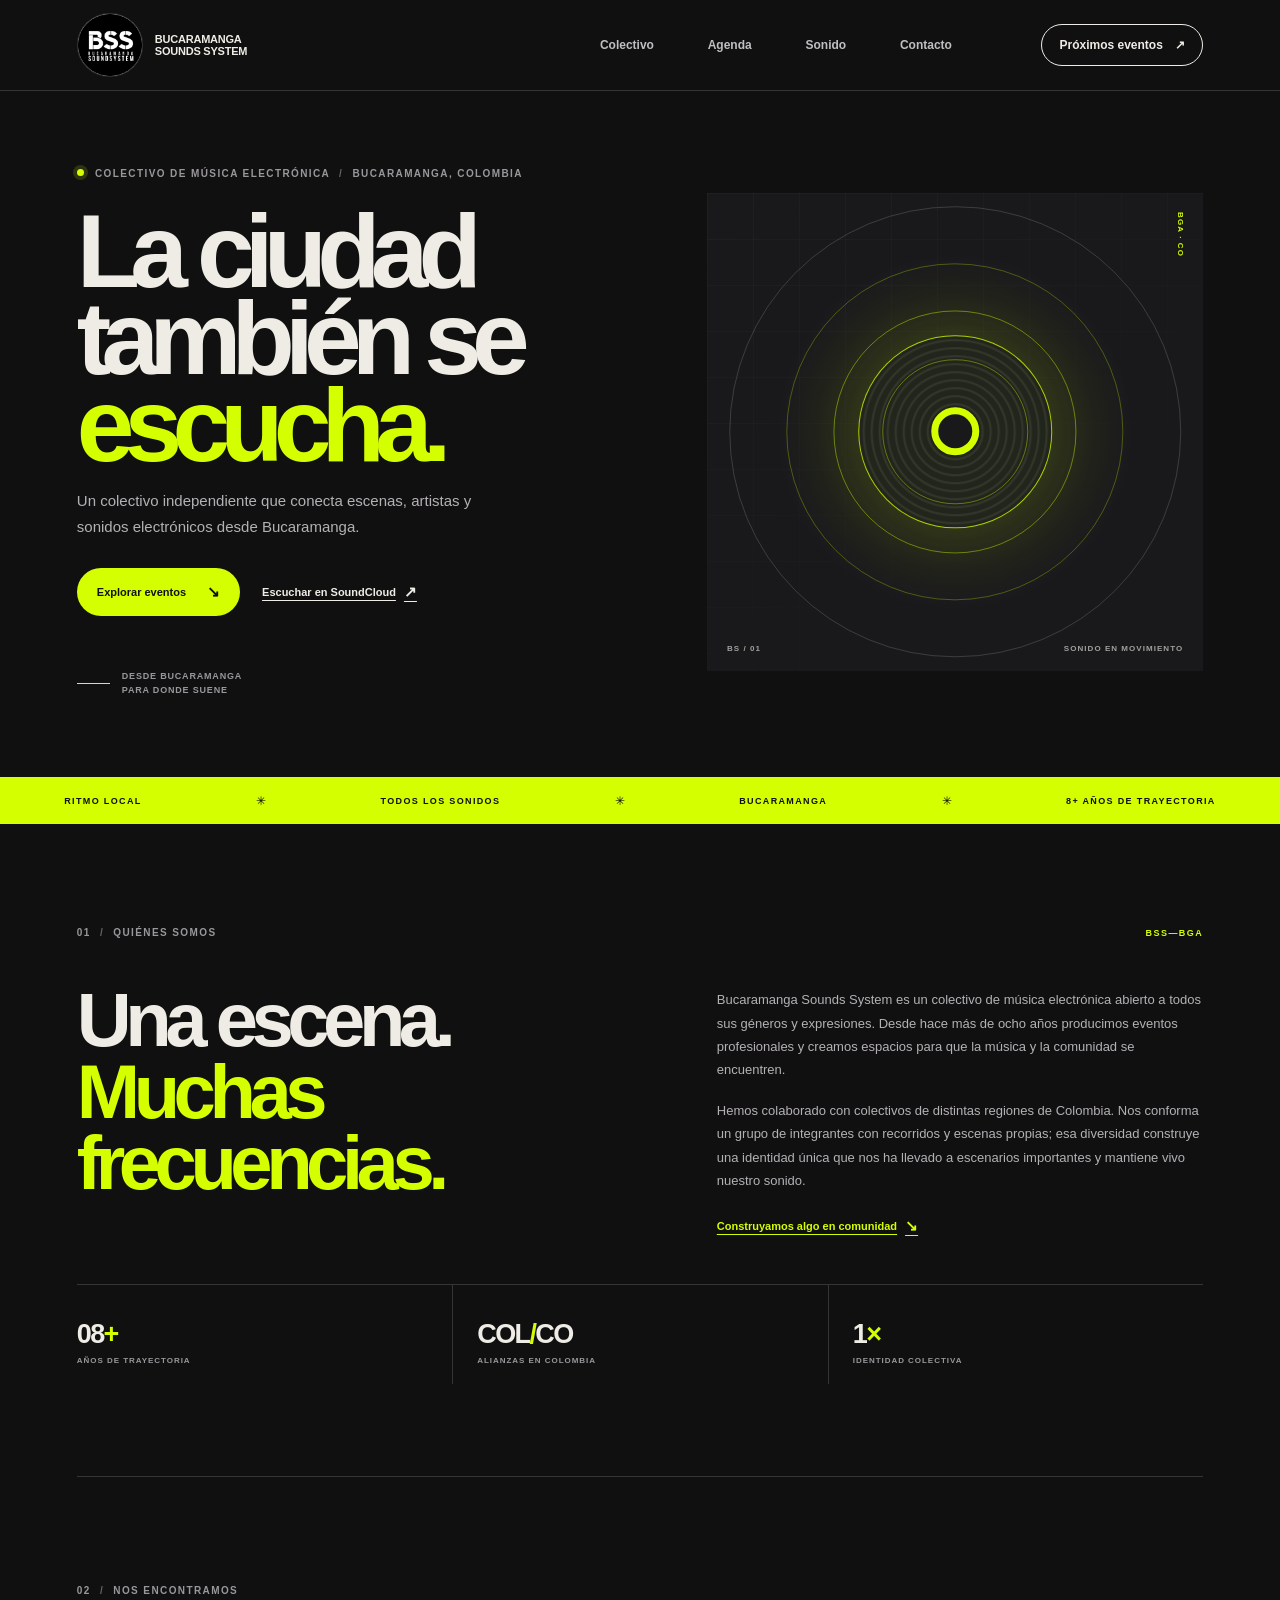
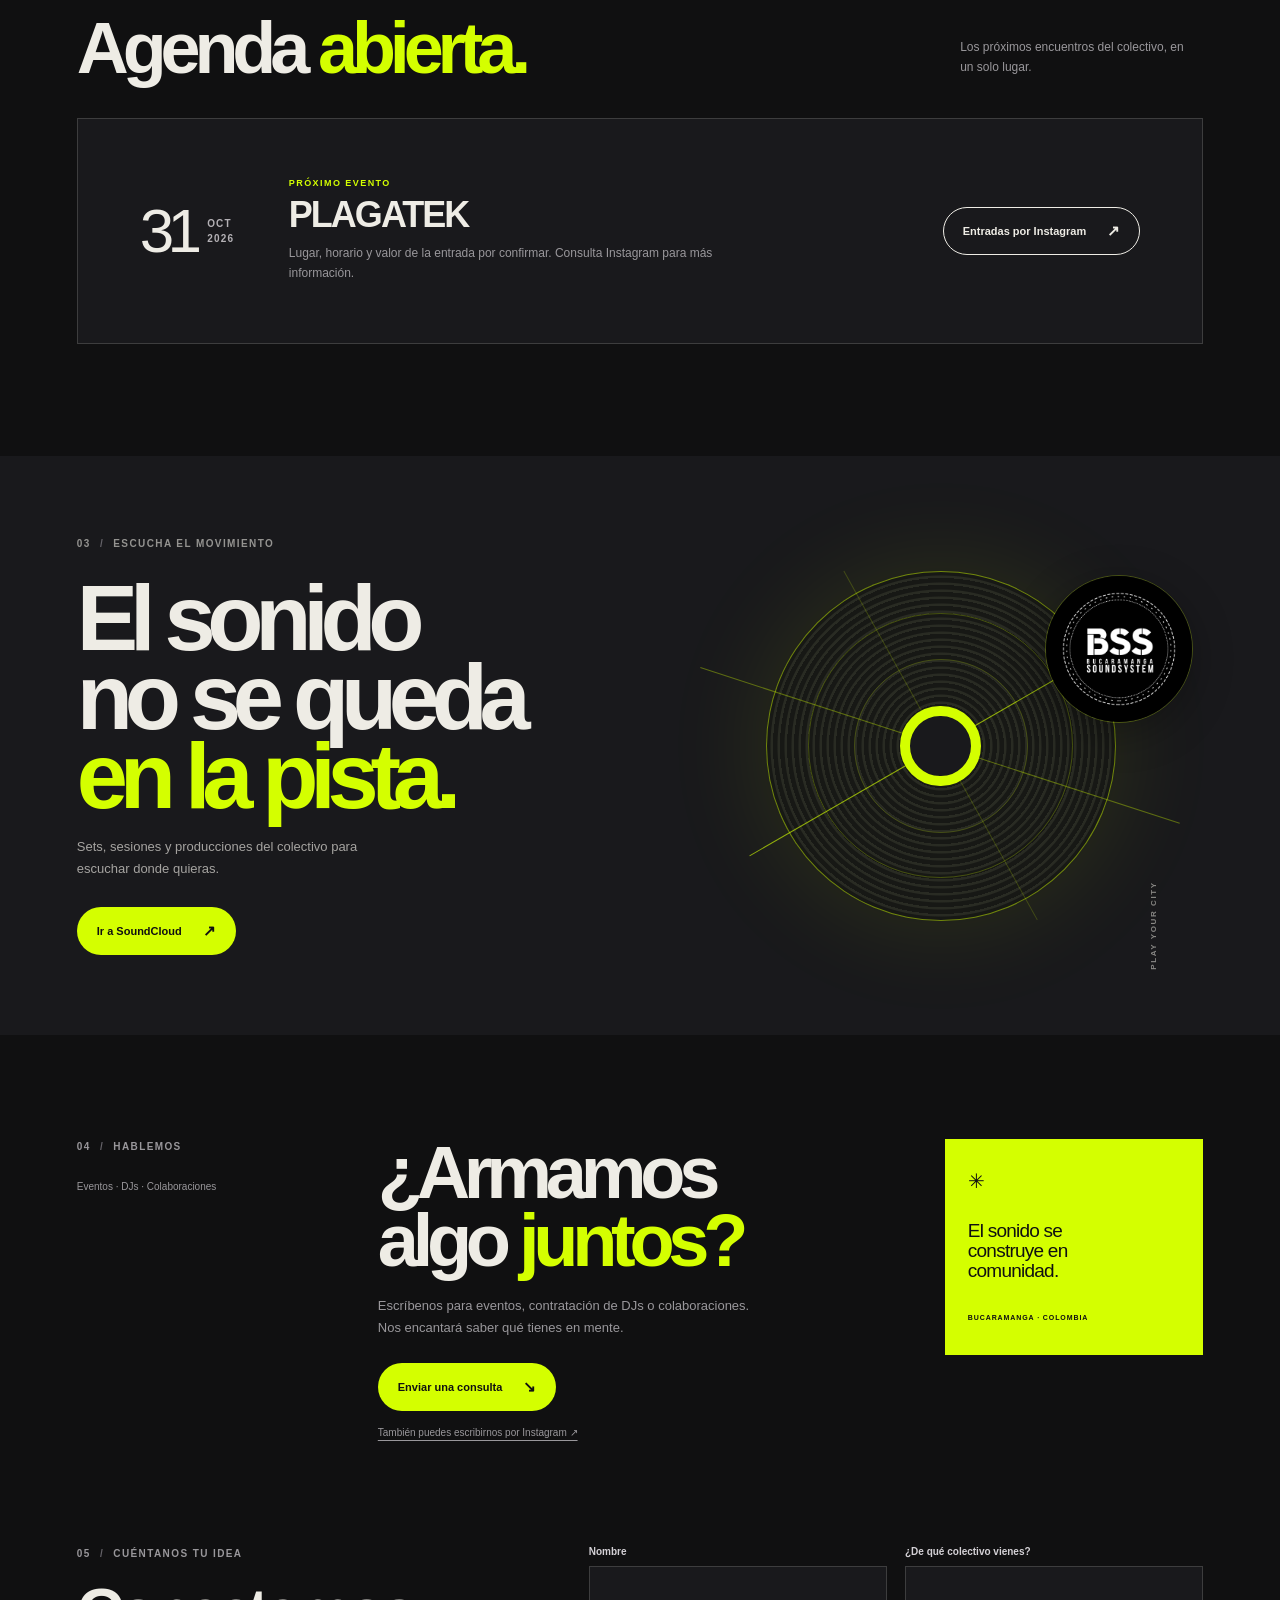
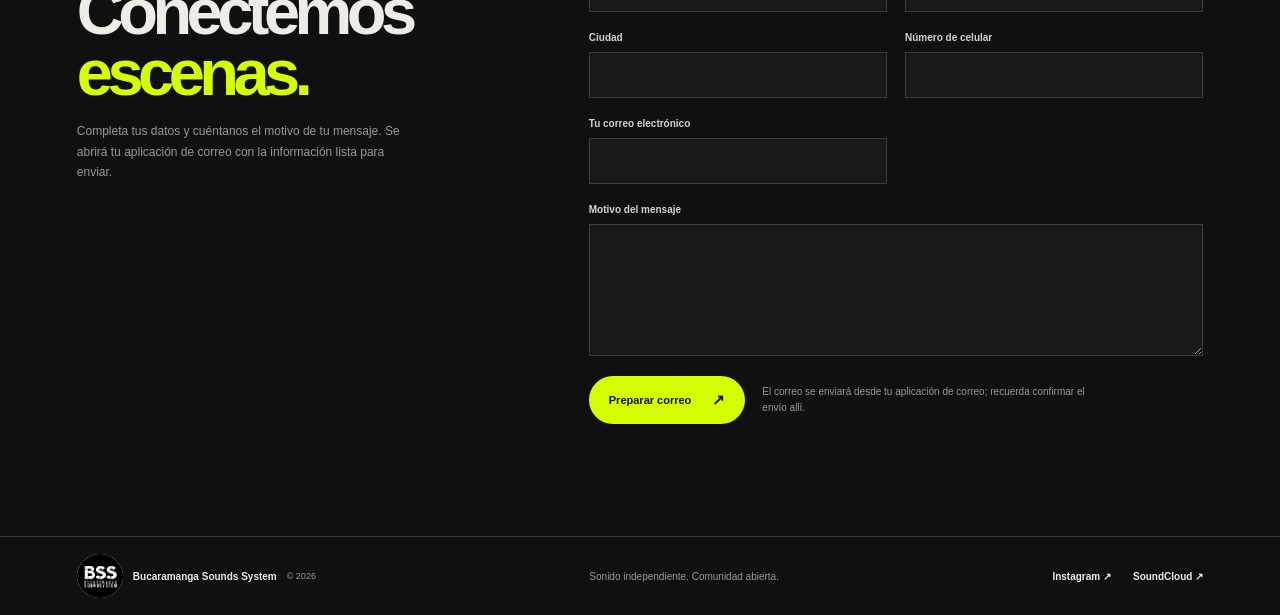
<file: index.html>
<!doctype html>
<html lang="es">
<head>
  <meta charset="utf-8">
  <meta name="viewport" content="width=device-width, initial-scale=1">
  <meta name="description" content="Bucaramanga Sounds System es un colectivo de música electrónica en Bucaramanga, Colombia. Producimos eventos y conectamos artistas, géneros y escenas.">
  <meta name="robots" content="index, follow">
  <meta name="theme-color" content="#101011">
  <meta property="og:type" content="website">
  <meta property="og:locale" content="es_CO">
  <meta property="og:site_name" content="Bucaramanga Sounds System">
  <meta property="og:title" content="Bucaramanga Sounds System | Colectivo de música electrónica">
  <meta property="og:description" content="Colectivo de música electrónica en Bucaramanga, Colombia. Producimos eventos y conectamos artistas, géneros y escenas.">
  <meta property="og:url" content="https://anva100.github.io/bucaramanga-sounds-system/">
  <meta property="og:image" content="https://anva100.github.io/bucaramanga-sounds-system/assets/bss-primary-logo.png">
  <link rel="icon" type="image/png" href="assets/bss-primary-logo.png">
  <title>Bucaramanga Sounds System | Colectivo de música electrónica</title>
  <link rel="canonical" href="https://anva100.github.io/bucaramanga-sounds-system/">
  <link rel="stylesheet" href="styles.css">
  <script type="application/ld+json">
    {
      "@context": "https://schema.org",
      "@type": "Organization",
      "name": "Bucaramanga Sounds System",
      "alternateName": "BSS",
      "url": "https://anva100.github.io/bucaramanga-sounds-system/",
      "logo": "https://anva100.github.io/bucaramanga-sounds-system/assets/bss-primary-logo.png",
      "description": "Colectivo incluyente de música electrónica con más de ocho años de trayectoria. Produce eventos y conecta artistas y escenas en Bucaramanga, Colombia.",
      "areaServed": [
        {
          "@type": "City",
          "name": "Bucaramanga"
        },
        {
          "@type": "Country",
          "name": "Colombia"
        }
      ],
      "email": "bucaramangasoundsystem@gmail.com",
      "address": {
        "@type": "PostalAddress",
        "addressLocality": "Bucaramanga",
        "addressCountry": "CO"
      },
      "sameAs": [
        "https://www.instagram.com/bucaramangasoundsystem/",
        "https://soundcloud.com/anva100"
      ]
    }
  </script>
</head>
<body>
  <header class="site-header">
    <a class="brand" href="#inicio" aria-label="Bucaramanga Sounds System, inicio">
      <img class="brand-logo" src="assets/bss-primary-logo.png" alt="" width="802" height="768" fetchpriority="high">
      <span class="brand-name">Bucaramanga<br>Sounds System</span>
    </a>

    <nav class="main-nav" aria-label="Navegación principal">
      <a href="#colectivo">Colectivo</a>
      <a href="#agenda">Agenda</a>
      <a href="#sonido">Sonido</a>
      <a href="#contacto">Contacto</a>
    </nav>

    <a class="header-link" href="#agenda">Próximos eventos <span aria-hidden="true">↗</span></a>
  </header>

  <main>
    <section class="hero section-wrap" id="inicio" aria-labelledby="hero-title">
      <div class="hero-copy">
        <p class="eyebrow"><span class="live-dot" aria-hidden="true"></span> Colectivo de música electrónica <span class="eyebrow-divider">/</span> Bucaramanga, Colombia</p>
        <h1 id="hero-title">La ciudad<br>también se<br><span>escucha.</span></h1>
        <p class="hero-intro">Un colectivo independiente que conecta escenas, artistas y sonidos electrónicos desde Bucaramanga.</p>
        <div class="hero-actions">
          <a class="button button-dark" href="#agenda">Explorar eventos <span aria-hidden="true">↘</span></a>
          <!-- Perfil de SoundCloud del colectivo. -->
          <a class="text-link" href="https://soundcloud.com/anva100?utm_source=clipboard&amp;utm_medium=text&amp;utm_campaign=social_sharing" target="_blank" rel="noopener noreferrer">Escuchar en SoundCloud <span aria-hidden="true">↗</span></a>
        </div>
        <div class="hero-location"><span class="location-line" aria-hidden="true"></span><span>Desde Bucaramanga<br>para donde suene</span></div>
      </div>

      <div class="hero-art" aria-label="Gráfico abstracto inspirado en ondas de sonido">
        <div class="art-grid" aria-hidden="true"></div>
        <div class="orbit orbit-one" aria-hidden="true"></div>
        <div class="orbit orbit-two" aria-hidden="true"></div>
        <div class="orbit orbit-three" aria-hidden="true"></div>
        <div class="art-disc" aria-hidden="true"><span></span></div>
        <div class="art-caption"><span>BS / 01</span><span>Sonido en movimiento</span></div>
        <span class="art-side-note" aria-hidden="true">BGA · CO</span>
      </div>
    </section>

    <div class="signal-strip" aria-label="Música electrónica en Bucaramanga">
      <span>RITMO LOCAL</span><i aria-hidden="true">✳</i><span>TODOS LOS SONIDOS</span><i aria-hidden="true">✳</i><span>BUCARAMANGA</span><i aria-hidden="true">✳</i><span>8+ AÑOS DE TRAYECTORIA</span>
    </div>

    <section class="collective section-wrap" id="colectivo" aria-labelledby="collective-title">
      <div class="collective-heading">
        <p class="eyebrow">01 <span class="eyebrow-divider">/</span> Quiénes somos</p>
        <span class="collective-mark" aria-hidden="true">BSS—BGA</span>
      </div>
      <div class="collective-content">
        <h2 id="collective-title">Una escena.<br><span>Muchas frecuencias.</span></h2>
        <div class="collective-copy">
          <p>Bucaramanga Sounds System es un colectivo de música electrónica abierto a todos sus géneros y expresiones. Desde hace más de ocho años producimos eventos profesionales y creamos espacios para que la música y la comunidad se encuentren.</p>
          <p>Hemos colaborado con colectivos de distintas regiones de Colombia. Nos conforma un grupo de integrantes con recorridos y escenas propias; esa diversidad construye una identidad única que nos ha llevado a escenarios importantes y mantiene vivo nuestro sonido.</p>
          <a class="text-link" href="#contacto">Construyamos algo en comunidad <span aria-hidden="true">↘</span></a>
        </div>
      </div>
      <div class="collective-stats" aria-label="Trayectoria del colectivo">
        <div><strong>08<span>+</span></strong><span>AÑOS DE TRAYECTORIA</span></div>
        <div><strong>COL<span>/</span>CO</strong><span>ALIANZAS EN COLOMBIA</span></div>
        <div><strong>1<span>×</span></strong><span>IDENTIDAD COLECTIVA</span></div>
      </div>
    </section>

    <section class="agenda section-wrap" id="agenda" aria-labelledby="agenda-title">
      <div class="section-heading">
        <div>
          <p class="eyebrow">02 <span class="eyebrow-divider">/</span> Nos encontramos</p>
          <h2 id="agenda-title">Agenda <span>abierta.</span></h2>
        </div>
        <p class="section-note">Los próximos encuentros del colectivo, en un solo lugar.</p>
      </div>

      <!-- Añade una tarjeta por cada evento y actualiza los datos. -->
      <article class="event-card">
        <div class="event-date" aria-label="31 de octubre de 2026"><span>31</span><span>OCT<br>2026</span></div>
        <div class="event-info">
          <p class="empty-kicker">Próximo evento</p>
          <h3>PLAGATEK</h3>
          <p class="empty-copy">Lugar, horario y valor de la entrada por confirmar. Consulta Instagram para más información.</p>
        </div>
        <!-- Perfil de Instagram del colectivo para información y entradas. -->
        <a class="button button-outline" href="https://www.instagram.com/bucaramangasoundsystem?utm_source=ig_web_button_share_sheet&amp;dlrf=ZDNlZDc0MzIxNw==" target="_blank" rel="noopener noreferrer">Entradas por Instagram <span aria-hidden="true">↗</span></a>
      </article>
    </section>

    <section class="sound-section" id="sonido" aria-labelledby="sound-title">
      <div class="sound-inner section-wrap">
        <div class="sound-copy">
          <p class="eyebrow eyebrow-light">03 <span class="eyebrow-divider">/</span> Escucha el movimiento</p>
          <h2 id="sound-title">El sonido<br>no se queda<br><span>en la pista.</span></h2>
          <p>Sets, sesiones y producciones del colectivo para escuchar donde quieras.</p>
          <!-- Perfil de SoundCloud del colectivo. -->
          <a class="button button-lime" href="https://soundcloud.com/anva100?utm_source=clipboard&amp;utm_medium=text&amp;utm_campaign=social_sharing" target="_blank" rel="noopener noreferrer">Ir a SoundCloud <span aria-hidden="true">↗</span></a>
        </div>
        <div class="sound-visual" aria-hidden="true">
          <div class="sound-disc"><div class="disc-center"></div></div>
          <div class="sound-wave wave-a"></div>
          <div class="sound-wave wave-b"></div>
          <div class="sound-wave wave-c"></div>
          <img class="sound-sticker" src="assets/bss-emblem-logo.png" alt="" width="768" height="768" loading="lazy">
          <span class="sound-visual-caption">PLAY YOUR CITY</span>
        </div>
      </div>
    </section>

    <section class="contact section-wrap" id="contacto" aria-labelledby="contact-title">
      <div class="contact-label">
        <p class="eyebrow">04 <span class="eyebrow-divider">/</span> Hablemos</p>
        <p>Eventos · DJs · Colaboraciones</p>
      </div>
      <div class="contact-main">
        <h2 id="contact-title">¿Armamos<br>algo <span>juntos?</span></h2>
        <p>Escríbenos para eventos, contratación de DJs o colaboraciones. Nos encantará saber qué tienes en mente.</p>
        <a class="button button-dark" href="#formulario">Enviar una consulta <span aria-hidden="true">↘</span></a>
        <a class="contact-instagram" href="https://www.instagram.com/bucaramangasoundsystem?utm_source=ig_web_button_share_sheet&amp;dlrf=ZDNlZDc0MzIxNw==" target="_blank" rel="noopener noreferrer">También puedes escribirnos por Instagram ↗</a>
      </div>
      <div class="contact-side">
        <span class="contact-cross" aria-hidden="true">✳</span>
        <p>El sonido se<br>construye en<br>comunidad.</p>
        <span class="contact-city">BUCARAMANGA · COLOMBIA</span>
      </div>
    </section>

    <section class="contact-form-section section-wrap" id="formulario" aria-labelledby="form-title">
      <div class="form-heading">
        <p class="eyebrow">05 <span class="eyebrow-divider">/</span> Cuéntanos tu idea</p>
        <h2 id="form-title">Conectemos<br><span>escenas.</span></h2>
        <p>Completa tus datos y cuéntanos el motivo de tu mensaje. Se abrirá tu aplicación de correo con la información lista para enviar.</p>
      </div>
      <form class="message-form" id="message-form">
        <div class="form-field">
          <label for="sender-name">Nombre</label>
          <input id="sender-name" name="nombre" type="text" autocomplete="name" required>
        </div>
        <div class="form-field">
          <label for="sender-collective">¿De qué colectivo vienes?</label>
          <input id="sender-collective" name="colectivo" type="text" autocomplete="organization" required>
        </div>
        <div class="form-field">
          <label for="sender-city">Ciudad</label>
          <input id="sender-city" name="ciudad" type="text" autocomplete="address-level2" required>
        </div>
        <div class="form-field">
          <label for="sender-phone">Número de celular</label>
          <input id="sender-phone" name="celular" type="tel" autocomplete="tel" inputmode="tel" required>
        </div>
        <div class="form-field">
          <label for="sender-email">Tu correo electrónico</label>
          <input id="sender-email" name="correo" type="email" autocomplete="email" required>
        </div>
        <div class="form-field form-field-message">
          <label for="sender-message">Motivo del mensaje</label>
          <textarea id="sender-message" name="mensaje" rows="5" required></textarea>
        </div>
        <div class="form-submit">
          <button class="button button-dark" type="submit">Preparar correo <span aria-hidden="true">↗</span></button>
          <p id="form-status" class="form-status" aria-live="polite">El correo se enviará desde tu aplicación de correo; recuerda confirmar el envío allí.</p>
        </div>
      </form>
    </section>
  </main>

  <footer class="site-footer">
    <a class="footer-brand" href="#inicio"><img src="assets/bss-primary-logo.png" alt="" width="802" height="768" loading="lazy">Bucaramanga Sounds System<span>© 2026</span></a>
    <p>Sonido independiente. Comunidad abierta.</p>
    <div class="footer-links">
      <!-- Redes oficiales del colectivo. -->
      <a href="https://www.instagram.com/bucaramangasoundsystem?utm_source=ig_web_button_share_sheet&amp;dlrf=ZDNlZDc0MzIxNw==" target="_blank" rel="noopener noreferrer">Instagram ↗</a>
      <a href="https://soundcloud.com/anva100?utm_source=clipboard&amp;utm_medium=text&amp;utm_campaign=social_sharing" target="_blank" rel="noopener noreferrer">SoundCloud ↗</a>
    </div>
  </footer>
  <script>
    document.getElementById("message-form").addEventListener("submit", function (event) {
      event.preventDefault();

      const form = event.currentTarget;
      const data = new FormData(form);
      const subject = "Mensaje desde la página — Bucaramanga Sounds System";
      const body = [
        `Nombre: ${data.get("nombre")}`,
        `Colectivo: ${data.get("colectivo")}`,
        `Ciudad: ${data.get("ciudad")}`,
        `Celular: ${data.get("celular")}`,
        `Correo: ${data.get("correo")}`,
        "",
        "Motivo del mensaje:",
        data.get("mensaje")
      ].join("\n");

      window.location.href = `mailto:bucaramangasoundsystem@gmail.com?subject=${encodeURIComponent(subject)}&body=${encodeURIComponent(body)}`;
      document.getElementById("form-status").textContent = "Se abrió tu aplicación de correo con el mensaje preparado. Confirma el envío desde allí.";
    });
  </script>
</body>
</html>
</file>
<file: styles.css>
@charset "UTF-8";

:root {
  color-scheme: dark;
  --ink: #eeece5;
  --paper: #101011;
  --muted: #99979b;
  --lime: #d4ff00;
  --lime-deep: #bded00;
  --line: rgba(238, 236, 229, .17);
  --display: "Arial Black", "Helvetica Neue", sans-serif;
  --body: "Segoe UI", Arial, sans-serif;
}

* { box-sizing: border-box; }
html { scroll-behavior: smooth; }
body { margin: 0; background: var(--paper); color: var(--ink); font-family: var(--body); -webkit-font-smoothing: antialiased; }
a { color: inherit; }
a:focus-visible, button:focus-visible, input:focus-visible, textarea:focus-visible { outline: 2px solid var(--lime); outline-offset: 4px; }
::selection { background: var(--lime); color: var(--ink); }

.site-header, .site-footer { display: flex; align-items: center; justify-content: space-between; padding-inline: clamp(22px, 6vw, 92px); }
.site-header { min-height: 91px; border-bottom: 1px solid var(--line); }
.brand { display: flex; align-items: center; gap: 12px; text-decoration: none; }
.brand-logo { display: block; width: 66px; height: auto; flex: 0 0 auto; aspect-ratio: 802 / 768; border: 1px solid rgba(238, 236, 229, .16); border-radius: 50%; background: #101011; object-fit: contain; }
.brand-name { font-size: 11px; font-weight: 800; letter-spacing: -.02em; line-height: 1.1; text-transform: uppercase; }
.main-nav { display: flex; gap: clamp(24px, 4.2vw, 61px); margin-left: auto; margin-right: clamp(34px, 7vw, 106px); }
.main-nav a, .header-link, .footer-links a { text-decoration: none; font-size: 12px; font-weight: 700; }
.main-nav a { color: #c0bec2; transition: color .2s ease; }
.main-nav a:hover, .footer-links a:hover { color: var(--lime); }
.header-link { padding: 13px 17px; border: 1px solid var(--ink); border-radius: 99px; transition: background .2s, color .2s; }
.header-link span { margin-left: 9px; }
.header-link:hover { color: var(--paper); background: var(--ink); }

.section-wrap { width: min(1220px, calc(100% - 2 * clamp(22px, 6vw, 92px))); margin-inline: auto; }
.hero { display: grid; grid-template-columns: 1fr .94fr; min-height: 648px; padding-top: 59px; padding-bottom: 64px; align-items: center; gap: clamp(38px, 8vw, 112px); }
.hero-copy { padding-block: 16px; }
.eyebrow { margin: 0; color: var(--muted); font-size: 10px; font-weight: 800; letter-spacing: .14em; line-height: 1.6; text-transform: uppercase; }
.live-dot { display: inline-block; width: 7px; height: 7px; margin: 0 7px 0 0; background: var(--lime); border-radius: 50%; box-shadow: 0 0 0 4px rgba(212, 255, 0, .15); vertical-align: 1px; }
.eyebrow-divider { padding-inline: 5px; color: #66646a; }
h1, h2, h3, p { margin-top: 0; }
.hero h1 { margin: 26px 0 19px; font-family: var(--display); font-size: clamp(64px, 8.1vw, 108px); letter-spacing: -.095em; line-height: .84; }
.hero h1 span { color: var(--lime); }
.hero-intro { max-width: 420px; margin-bottom: 29px; color: #b4b1b5; font-size: 15px; line-height: 1.7; }
.hero-actions { display: flex; align-items: center; flex-wrap: wrap; gap: 22px; }
.button { display: inline-flex; min-height: 48px; align-items: center; justify-content: center; gap: 21px; padding: 0 19px; border: 1px solid transparent; border-radius: 99px; font-size: 11px; font-weight: 800; text-decoration: none; transition: transform .2s, background .2s, color .2s; }
.button:hover { transform: translateY(-2px); }
.button-dark { background: var(--lime); color: #111; }
.button-dark:hover { background: #e1ff69; }
.button span, .text-link span { font-size: 15px; }
.text-link { display: inline-flex; align-items: center; gap: 8px; font-size: 11px; font-weight: 800; text-decoration-thickness: 1px; text-underline-offset: 4px; }
.hero-location { display: flex; align-items: center; gap: 12px; margin-top: 54px; color: var(--muted); font-size: 9px; font-weight: 700; letter-spacing: .09em; line-height: 1.5; text-transform: uppercase; }
.location-line { width: 33px; height: 1px; background: var(--lime); }

.hero-art { position: relative; min-height: 478px; overflow: hidden; background: #19191c; isolation: isolate; }
.art-grid { position: absolute; inset: 0; opacity: .22; background-image: linear-gradient(rgba(238,236,229,.14) 1px, transparent 1px), linear-gradient(90deg, rgba(238,236,229,.14) 1px, transparent 1px); background-size: 46px 46px; mask-image: linear-gradient(145deg, #000, transparent 78%); }
.hero-art::before { position: absolute; top: 50%; left: 50%; width: 76%; aspect-ratio: 1; border-radius: 50%; background: radial-gradient(circle, rgba(212,255,0,.18), transparent 67%); content: ""; transform: translate(-50%, -50%); }
.orbit { position: absolute; top: 50%; left: 50%; aspect-ratio: 1; border: 1px solid rgba(212,255,0,.42); border-radius: 50%; transform: translate(-50%, -50%); }
.orbit-one { width: 49%; }
.orbit-two { width: 68%; border-color: rgba(212,255,0,.28); }
.orbit-three { width: 91%; border-color: rgba(238,236,229,.17); }
.art-disc { position: absolute; top: 50%; left: 50%; display: grid; width: 39%; aspect-ratio: 1; place-items: center; border: 1px solid rgba(212,255,0,.78); border-radius: 50%; background: repeating-radial-gradient(circle, #22251b 0 2px, #34372b 3px 4px, #22251b 5px 8px); box-shadow: 0 0 65px rgba(212,255,0,.1); transform: translate(-50%, -50%); }
.art-disc::before { position: absolute; inset: 12%; border: 1px solid rgba(212,255,0,.38); border-radius: 50%; content: ""; }
.art-disc span { width: 25%; aspect-ratio: 1; border: 7px solid var(--lime); border-radius: 50%; background: #19191c; box-shadow: 0 0 0 1px rgba(23,24,21,.3); }
.art-caption { position: absolute; right: 20px; bottom: 18px; left: 20px; display: flex; justify-content: space-between; color: rgba(238,236,229,.64); font-size: 8px; font-weight: 700; letter-spacing: .13em; text-transform: uppercase; }
.art-side-note { position: absolute; top: 19px; right: 18px; color: var(--lime); font-size: 8px; font-weight: 800; letter-spacing: .14em; writing-mode: vertical-rl; }

.signal-strip { display: flex; min-height: 47px; align-items: center; justify-content: space-around; gap: 22px; overflow: hidden; padding-inline: 18px; background: var(--lime); color: #101011; white-space: nowrap; }
.signal-strip span { font-size: 9px; font-weight: 900; letter-spacing: .15em; }
.signal-strip i { font-size: 12px; font-style: normal; }

.collective { padding-top: 101px; padding-bottom: 92px; border-bottom: 1px solid var(--line); }
.collective-heading { display: flex; align-items: center; justify-content: space-between; }
.collective-mark { color: var(--lime); font-size: 9px; font-weight: 900; letter-spacing: .16em; }
.collective-content { display: grid; grid-template-columns: 1.05fr .95fr; gap: clamp(32px, 8vw, 112px); padding: 43px 0 49px; }
.collective-content h2 { margin: 0; font-family: var(--display); font-size: clamp(42px, 6.2vw, 76px); letter-spacing: -.085em; line-height: .94; }
.collective-content h2 span { color: var(--lime); }
.collective-copy { max-width: 510px; padding-top: 4px; }
.collective-copy p { margin-bottom: 17px; color: #b4b1b5; font-size: 13px; line-height: 1.8; }
.collective-copy .text-link { margin-top: 8px; color: var(--lime); }
.collective-stats { display: grid; grid-template-columns: repeat(3, 1fr); border-top: 1px solid var(--line); }
.collective-stats > div { display: flex; min-height: 99px; flex-direction: column; justify-content: center; gap: 8px; padding: 16px 24px 0 0; }
.collective-stats > div + div { padding-left: 24px; border-left: 1px solid var(--line); }
.collective-stats strong { font-family: var(--display); font-size: 27px; letter-spacing: -.06em; line-height: 1; }
.collective-stats strong span { color: var(--lime); }
.collective-stats > div > span { color: var(--muted); font-size: 8px; font-weight: 800; letter-spacing: .12em; }
.agenda { padding-top: 106px; padding-bottom: 112px; }
.section-heading { display: flex; align-items: end; justify-content: space-between; margin-bottom: 36px; }
.section-heading h2, .contact h2 { margin: 17px 0 0; font-family: var(--display); font-size: clamp(45px, 6vw, 72px); letter-spacing: -.085em; line-height: .91; }
.section-heading h2 span { color: var(--lime); }
.section-note { max-width: 240px; margin: 0 3px 4px 20px; color: var(--muted); font-size: 12px; line-height: 1.65; }
.event-card { display: grid; grid-template-columns: 120px minmax(0,1fr) auto; align-items: center; gap: 29px; min-height: 226px; padding: 36px clamp(24px, 5vw, 62px); border: 1px solid var(--line); background: #19191c; }
.event-date { display: flex; align-items: center; gap: 12px; }
.event-date span:first-child { font-family: var(--display); font-size: 62px; letter-spacing: -.11em; line-height: .9; }
.event-date span:last-child { color: #b4b1b5; font-size: 10px; font-weight: 900; letter-spacing: .12em; line-height: 1.5; }
.event-info h3 { margin-bottom: 10px; font-family: var(--display); font-size: clamp(26px, 3vw, 36px); letter-spacing: -.055em; line-height: 1; }
.empty-symbol { display: grid; width: 66px; height: 66px; place-items: center; border-radius: 50%; background: var(--lime); font-size: 25px; }
.empty-kicker { margin: 0 0 9px; color: var(--lime); font-size: 9px; font-weight: 900; letter-spacing: .16em; text-transform: uppercase; }
.agenda-empty h3 { margin-bottom: 11px; font-family: var(--display); font-size: clamp(22px, 3vw, 32px); letter-spacing: -.055em; line-height: 1.04; }
.empty-copy { max-width: 465px; margin: 0; color: var(--muted); font-size: 12px; line-height: 1.7; }
.button-outline { border-color: var(--ink); background: transparent; white-space: nowrap; }
.button-outline:hover { background: var(--lime); border-color: var(--lime); color: #101011; }

.sound-section { overflow: hidden; background: #19191c; color: var(--ink); }
.sound-inner { display: grid; grid-template-columns: 1fr .92fr; min-height: 569px; align-items: center; gap: 30px; }
.sound-copy { padding-block: 80px; }
.eyebrow-light { color: rgba(238,236,229,.58); }
.sound-copy h2 { margin: 27px 0 20px; font-family: var(--display); font-size: clamp(58px, 7.7vw, 92px); letter-spacing: -.09em; line-height: .86; }
.sound-copy h2 span { color: var(--lime); }
.sound-copy > p:not(.eyebrow) { max-width: 322px; margin-bottom: 27px; color: rgba(238,236,229,.66); font-size: 13px; line-height: 1.7; }
.button-lime { background: var(--lime); color: #101011; }
.button-lime:hover { background: #e5ff8a; }
.sound-visual { position: relative; display: grid; min-height: 460px; place-items: center; }
.sound-disc { position: relative; display: grid; width: min(82%, 350px); aspect-ratio: 1; place-items: center; border: 1px solid rgba(212,255,0,.48); border-radius: 50%; background: repeating-radial-gradient(circle, #292b23 0 2px, #171815 3px 7px); box-shadow: 0 0 110px rgba(212,255,0,.1); }
.sound-disc::before, .sound-disc::after { position: absolute; inset: 12%; border: 1px solid rgba(212,255,0,.25); border-radius: 50%; content: ""; }
.sound-disc::after { inset: 25%; border-color: rgba(212,255,0,.2); }
.disc-center { z-index: 1; width: 23%; aspect-ratio: 1; border: 10px solid var(--lime); border-radius: 50%; background: #19191c; }
.sound-wave { position: absolute; width: 84%; height: 1px; background: rgba(212,255,0,.64); transform: rotate(-30deg); }
.wave-b { width: 96%; transform: rotate(18deg); opacity: .55; }
.wave-c { width: 76%; transform: rotate(61deg); opacity: .3; }
.sound-sticker { position: absolute; top: 13%; right: 2%; display: block; width: 148px; height: 148px; border: 1px solid rgba(212, 255, 0, .24); border-radius: 50%; box-shadow: 0 10px 40px rgba(0, 0, 0, .28); object-fit: contain; }
.sound-visual-caption { position: absolute; right: 1%; bottom: 10%; color: rgba(238,236,229,.52); font-size: 8px; font-weight: 800; letter-spacing: .2em; transform: rotate(-90deg); }

.contact { display: grid; grid-template-columns: .7fr 1.4fr .68fr; align-items: start; gap: 35px; padding-top: 104px; padding-bottom: 108px; }
.contact-label > p:last-child { margin-top: 24px; color: var(--muted); font-size: 10px; line-height: 1.6; }
.contact h2 { margin: 0 0 21px; font-size: clamp(47px, 6vw, 74px); }
.contact h2 span { color: var(--lime); }
.contact-main > p { max-width: 395px; margin-bottom: 24px; color: var(--muted); font-size: 13px; line-height: 1.7; }
.contact-instagram { display: block; width: fit-content; margin-top: 16px; color: var(--muted); font-size: 10px; text-decoration-thickness: 1px; text-underline-offset: 4px; }
.contact-instagram:hover { color: var(--lime); }
.contact-side { position: relative; min-height: 216px; padding: 30px 23px; overflow: hidden; background: var(--lime); color: #101011; }
.contact-cross { display: block; margin-bottom: 28px; font-size: 20px; }
.contact-side p { margin-bottom: 25px; font-family: var(--display); font-size: 19px; letter-spacing: -.04em; line-height: 1.05; }
.contact-city { font-size: 7px; font-weight: 900; letter-spacing: .13em; }

.contact-form-section { display: grid; grid-template-columns: .8fr 1.2fr; gap: clamp(36px, 8vw, 110px); padding-top: 0; padding-bottom: 112px; }
.form-heading h2 { margin: 19px 0 18px; font-family: var(--display); font-size: clamp(42px, 5.5vw, 65px); letter-spacing: -.085em; line-height: .94; }
.form-heading h2 span { color: var(--lime); }
.form-heading > p:last-child { max-width: 330px; margin: 0; color: var(--muted); font-size: 12px; line-height: 1.7; }
.message-form { display: grid; grid-template-columns: repeat(2, minmax(0, 1fr)); gap: 20px 18px; }
.form-field { display: flex; min-width: 0; flex-direction: column; gap: 9px; }
.form-field label { color: #d4d1d6; font-size: 10px; font-weight: 700; }
.form-field input, .form-field textarea { width: 100%; border: 1px solid var(--line); border-radius: 0; outline: none; background: #19191c; color: var(--ink); font: inherit; font-size: 13px; }
.form-field input { min-height: 46px; padding: 0 13px; }
.form-field textarea { min-height: 132px; padding: 13px; resize: vertical; }
.form-field input:focus, .form-field textarea:focus { border-color: var(--lime); box-shadow: 0 0 0 1px var(--lime); }
.form-field-message, .form-submit { grid-column: 1 / -1; }
.form-submit { display: flex; flex-wrap: wrap; align-items: center; gap: 17px; }
.form-submit .button { cursor: pointer; font-family: inherit; }
.form-status { max-width: 330px; margin: 0; color: var(--muted); font-size: 10px; line-height: 1.6; }

.site-footer { min-height: 79px; border-top: 1px solid var(--line); gap: 22px; }
.footer-brand { display: flex; align-items: center; gap: 10px; font-size: 10px; font-weight: 900; text-decoration: none; }
.footer-brand img { display: block; width: 46px; height: auto; flex: 0 0 auto; aspect-ratio: 802 / 768; border-radius: 50%; background: #101011; object-fit: contain; }
.footer-brand span { margin-left: 0; color: var(--muted); font-size: 9px; font-weight: 500; }
.site-footer > p { margin: 0; color: var(--muted); font-size: 10px; }
.footer-links { display: flex; gap: 22px; }
.footer-links a { font-size: 10px; }

@media (max-width: 850px) {
  .site-header { min-height: 78px; flex-wrap: wrap; row-gap: 14px; padding-top: 12px; padding-bottom: 0; }
  .main-nav { order: 3; width: 100%; justify-content: center; gap: clamp(24px, 6vw, 48px); margin: 0; padding: 13px 0; border-top: 1px solid var(--line); }
  .header-link { margin-left: auto; }
  .hero { min-height: 580px; gap: 30px; }
  .hero-art { min-height: 400px; }
  .collective-content { grid-template-columns: 1fr 1fr; gap: 35px; }
  .collective-content h2 { font-size: clamp(36px, 5vw, 52px); }
  .event-card { grid-template-columns: 92px minmax(0,1fr); }
  .event-card .button { grid-column: 2; justify-self: start; }
  .sound-inner { min-height: 500px; }
  .sound-visual { min-height: 400px; }
  .contact { grid-template-columns: .6fr 1.4fr; }
  .contact-form-section { grid-template-columns: 1fr 1.3fr; gap: 30px; }
  .contact-side { grid-column: 2; display: flex; min-height: auto; align-items: center; gap: 22px; padding: 18px 22px; }
  .contact-cross, .contact-side p { margin: 0; }
  .contact-city { margin-left: auto; }
  .site-footer { flex-wrap: wrap; padding-top: 16px; padding-bottom: 16px; }
  .site-footer > p { order: 3; width: 100%; }
}

@media (max-width: 620px) {
  .site-header { flex-wrap: wrap; min-height: 70px; padding-top: 13px; padding-bottom: 13px; }
  .brand-logo { width: 54px; }
  .brand-name { font-size: 9px; }
  .main-nav { justify-content: space-between; gap: 10px; margin: 0; padding: 11px 0; }
  .main-nav a { font-size: 11px; }
  .header-link { padding: 10px 12px; font-size: 10px; }
  .header-link span { margin-left: 4px; }
  .hero { grid-template-columns: 1fr; gap: 34px; padding-top: 54px; padding-bottom: 39px; }
  .hero h1 { font-size: clamp(52px, 15vw, 72px); }
  .hero-intro { font-size: 14px; }
  .hero-location { margin-top: 32px; }
  .hero-art { min-height: min(92vw, 400px); }
  .signal-strip { justify-content: flex-start; gap: 17px; min-height: 41px; }
  .signal-strip span { font-size: 8px; }
  .collective { padding-top: 72px; padding-bottom: 65px; }
  .collective-content { grid-template-columns: 1fr; gap: 23px; padding: 32px 0 34px; }
  .collective-content h2 { font-size: clamp(38px, 12vw, 58px); }
  .collective-copy p { font-size: 12px; }
  .collective-stats > div { min-height: 83px; padding-right: 10px; }
  .collective-stats > div + div { padding-left: 12px; }
  .collective-stats strong { font-size: 23px; }
  .collective-stats > div > span { font-size: 7px; letter-spacing: .08em; }
  .agenda { padding-top: 74px; padding-bottom: 78px; }
  .section-heading { display: block; margin-bottom: 27px; }
  .section-heading h2 { font-size: 54px; }
  .section-note { margin: 17px 0 0; }
  .event-card { grid-template-columns: 1fr; gap: 18px; padding: 26px 23px; }
  .event-card .button { grid-column: 1; justify-self: start; }
  .event-info h3 { font-size: 28px; }
  .sound-inner { grid-template-columns: 1fr; gap: 0; padding-top: 70px; padding-bottom: 38px; }
  .sound-copy { padding-block: 0; }
  .sound-copy h2 { font-size: clamp(46px, 14vw, 66px); }
  .sound-visual { min-height: min(93vw, 390px); margin-top: 13px; }
  .sound-disc { width: min(78%, 340px); }
  .sound-sticker { right: 8%; width: 116px; height: 116px; }
  .contact { grid-template-columns: 1fr; gap: 24px; padding-top: 74px; padding-bottom: 74px; }
  .contact-label > p:last-child { margin-top: 9px; }
  .contact h2 { font-size: clamp(44px, 15vw, 61px); }
  .contact-side { grid-column: auto; }
  .contact-city { display: none; }
  .contact-form-section { grid-template-columns: 1fr; gap: 28px; padding-bottom: 74px; }
  .form-heading h2 { font-size: clamp(42px, 13vw, 58px); }
  .message-form { grid-template-columns: 1fr; gap: 17px; }
  .form-field, .form-field-message, .form-submit { grid-column: 1; }
  .form-field label { font-size: 9px; }
  .form-submit { align-items: flex-start; flex-direction: column; }
  .site-footer { flex-wrap: wrap; justify-content: space-between; gap: 12px; padding-top: 19px; padding-bottom: 19px; }
  .footer-links { gap: 13px; }
  .footer-brand { gap: 7px; font-size: 9px; }
  .footer-brand img { width: 38px; }
  .footer-brand span { font-size: 8px; }
}

@media (prefers-reduced-motion: reduce) {
  html { scroll-behavior: auto; }
  *, *::before, *::after { transition-duration: .01ms !important; }
}
</file>
